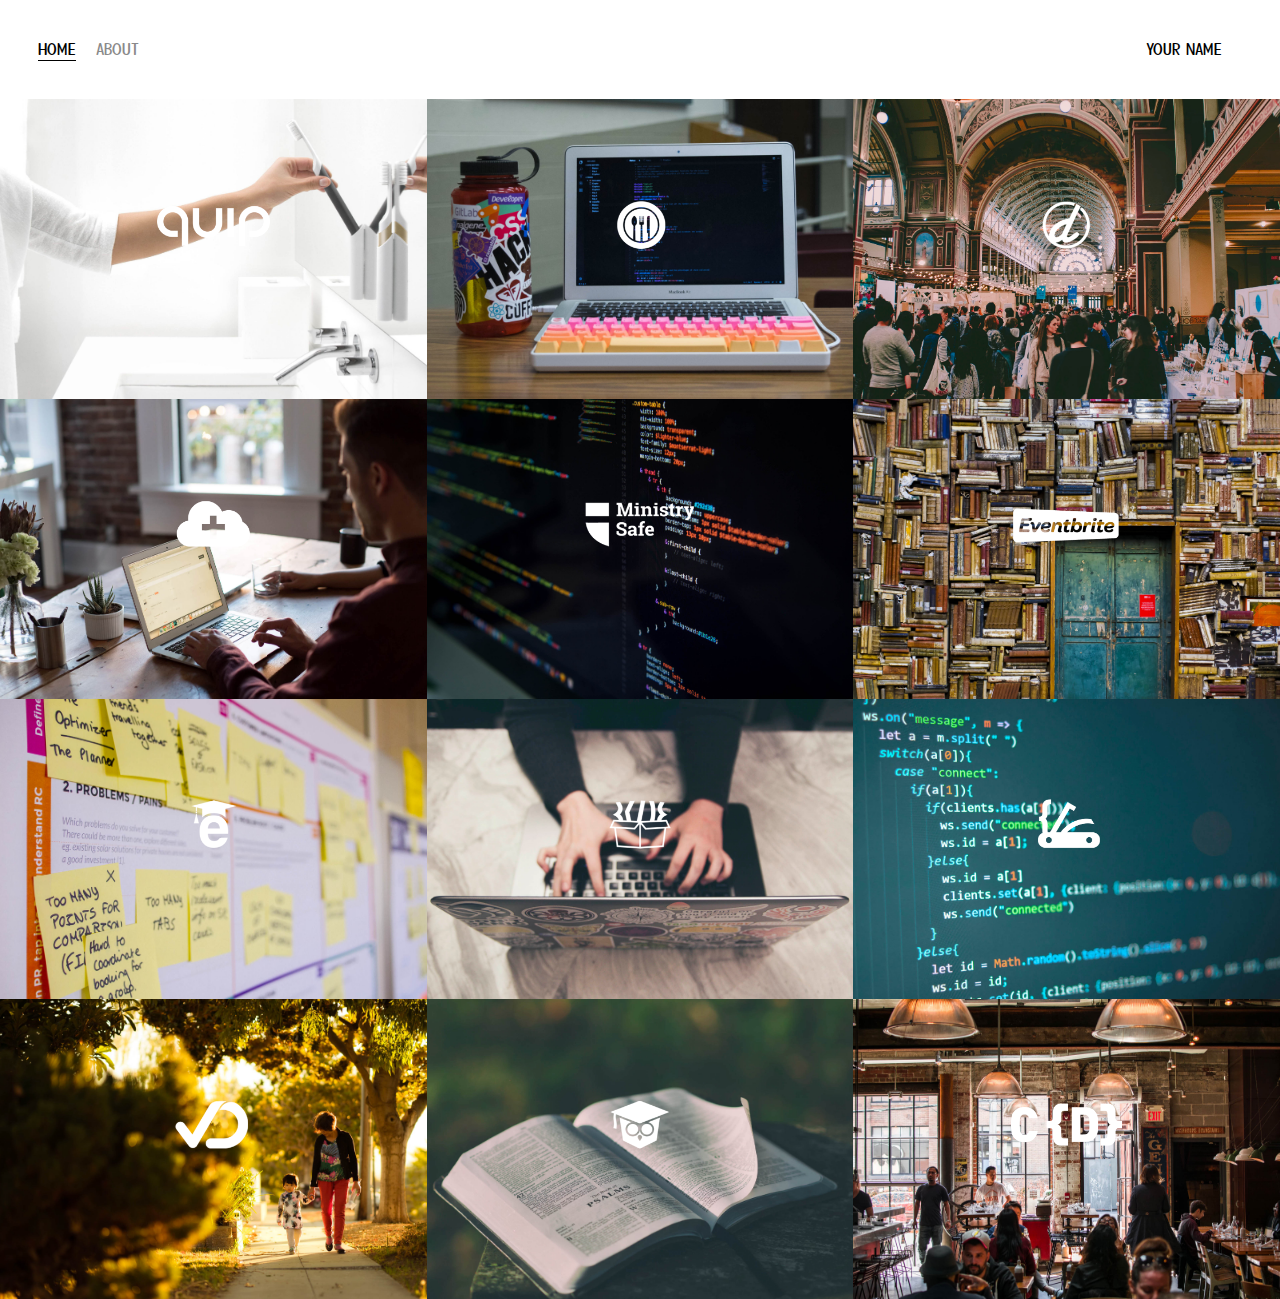
<file: webdev/index.html>
<!DOCTYPE html>
<html>
<head>
	<meta charset="utf-8" />
	<title>Page title</title>
	<link rel="preconnect" href="https://fonts.gstatic.com">
<link href="https://fonts.googleapis.com/css2?family=Yusei+Magic&display=swap" rel="stylesheet">
	<link rel="stylesheet" href="styles.css">
</head>
<body>
	<div class="container">
		<div class="nav-wrapper">
			<div class="left-side">
				<div class="navlink-wrapper active-nav-link">
					<a href="index.html">Home</a>
				</div>

				<div class="navlink-wrapper">
					<a href="about.html">About</a>
				</div>
			</div>

			<div class="left-side">
					<div class="brand">
						<div>YOUR NAME</div>
					</div>
			</div>
		</div>

		<div class="content-wrapper">
			<div class="portfolio-items-wrapper">
				<div class="portfolio-item-wrapper">
					<div class="portfolio-img-bg" style="background-image:url(images/portfolio1.jpg)">
					</div>

					<div class="img-text-wrapper">
						<div class="logo-wrapper">
							<img src="images/logos/quip.png">
						</div>

						<div class="subtitle">Description about your Work.
						</div>
					</div>
				</div>

			
				<div class="portfolio-item-wrapper">
					<div class="portfolio-img-bg" style="background-image:url(images/portfolio2.jpg)">
					</div>

					<div class="img-text-wrapper">
						<div class="logo-wrapper">
							<img src="images/logos/toastability.png">
						</div>

						<div class="subtitle">Description about your Work.
						</div>
					</div>
				</div>
				
			

			
				<div class="portfolio-item-wrapper">
					<div class="portfolio-img-bg" style="background-image:url(images/portfolio3.jpg)">
					</div>

					<div class="img-text-wrapper">
						<div class="logo-wrapper">
							<img src="images/logos/open-devos.png">
						</div>

						<div class="subtitle">Description about your Work.
						</div>
					</div>
				</div>
				
			

			
				<div class="portfolio-item-wrapper">
					<div class="portfolio-img-bg" style="background-image:url(images/portfolio4.jpg)">
					</div>

					<div class="img-text-wrapper">
						<div class="logo-wrapper">
							<img src="images/logos/shop-hacker.png">
						</div>

						<div class="subtitle">Description about your Work.
						</div>
					</div>
				</div>
				
			

			
				<div class="portfolio-item-wrapper">
					<div class="portfolio-img-bg" style="background-image:url(images/portfolio5.jpg)">
					</div>

					<div class="img-text-wrapper">
						<div class="logo-wrapper">
							<img src="images/logos/ministry-safe.png">
						</div>

						<div class="subtitle">Description about your Work.
						</div>
					</div>
				</div>
				
			

			
				<div class="portfolio-item-wrapper">
					<div class="portfolio-img-bg" style="background-image:url(images/portfolio6.jpg)">
					</div>

					<div class="img-text-wrapper">
						<div class="logo-wrapper">
							<img src="images/logos/eventbrite.png">
						</div>

						<div class="subtitle">Description about your Work.
						</div>
					</div>
				</div>
				
			

			
				<div class="portfolio-item-wrapper">
					<div class="portfolio-img-bg" style="background-image:url(images/portfolio7.jpg)">
					</div>

					<div class="img-text-wrapper">
						<div class="logo-wrapper">
							<img src="images/logos/edutechional.png">
						</div>

						<div class="subtitle">Description about your Work.
						</div>
					</div>
				</div>
				
			

			
				<div class="portfolio-item-wrapper">
					<div class="portfolio-img-bg" style="background-image:url(images/portfolio8.jpg)">
					</div>

					<div class="img-text-wrapper">
						<div class="logo-wrapper">
							<img src="images/logos/devtrunk.png">
						</div>

						<div class="subtitle">Description about your Work.
						</div>
					</div>
				</div>
				
			

			
				<div class="portfolio-item-wrapper">
					<div class="portfolio-img-bg" style="background-image:url(images/portfolio9.jpg)">
					</div>

					<div class="img-text-wrapper">
						<div class="logo-wrapper">
							<img src="images/logos/devcamp.png">
						</div>

						<div class="subtitle">Description about your Work.
						</div>
					</div>
				</div>
				
			

			
				<div class="portfolio-item-wrapper">
					<div class="portfolio-img-bg" style="background-image:url(images/portfolio10.jpg)">
					</div>

					<div class="img-text-wrapper">
						<div class="logo-wrapper">
							<img src="images/logos/dashtrack.png">
						</div>

						<div class="subtitle">Description about your Work.
						</div>
					</div>
				</div>
				
			

			
				<div class="portfolio-item-wrapper">
					<div class="portfolio-img-bg" style="background-image:url(images/portfolio11.jpg)">
					</div>

					<div class="img-text-wrapper">
						<div class="logo-wrapper">
							<img src="images/logos/dailysmarty.png">
						</div>

						<div class="subtitle">Description about your Work.
						</div>
					</div>
				</div>
				
			

			
				<div class="portfolio-item-wrapper">
					<div class="portfolio-img-bg" style="background-image:url(images/portfolio12.jpg)">
					</div>

					<div class="img-text-wrapper">
						<div class="logo-wrapper">
							<img src="images/logos/crondose.png">
						</div>

						<div class="subtitle">Description about your Work.
						</div>
					</div>
				</div>
				
			</div>
		</div>
	</div>
</body>
<script>
	const portfolioItems = document.querySelectorAll('.portfolio-item-wrapper')

	portfolioItems.forEach(portfolioItem => {
		portfolioItem.addEventListener('mouseover',() => {
			portfolioItem.childNodes[1].classList.add('img-darken');
		})

		portfolioItem.addEventListener('mouseout',() => {
			portfolioItem.childNodes[1].classList.remove('img-darken');
		})


	})	
</script>
</html>
</file>
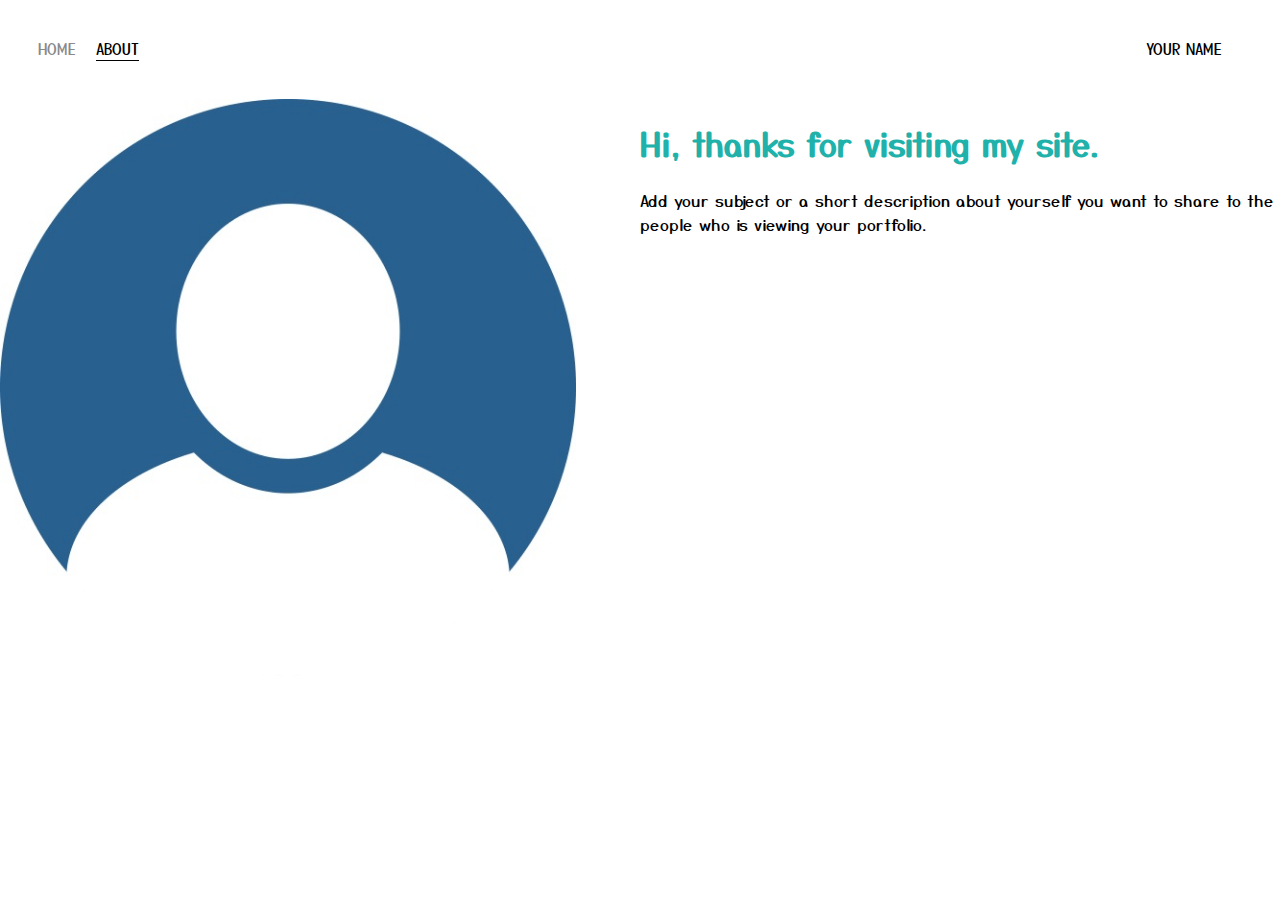
<file: webdev/about.html>
<!DOCTYPE html>
<html>
<head>
	<meta charset="utf-8" />
	<title>About</title>
	<link rel="preconnect" href="https://fonts.gstatic.com">
<link href="https://fonts.googleapis.com/css2?family=Yusei+Magic&display=swap" rel="stylesheet">
	<link rel="stylesheet" href="styles.css">
</head>
<body>
	<div class="container">
		<div class="nav-wrapper">
			<div class="left-side">
				<div class="navlink-wrapper">
					<a href="index.html">Home</a>
				</div>

				<div class="navlink-wrapper active-nav-link">
					<a href="about.html">About</a>
				</div>
			</div>

			<div class="left-side">
					<div class="brand">
						<div>YOUR NAME</div>
					</div>
			</div>
		</div>

		<div class="content-wrapper">
			<div class="two-column-wrapper">
				<div class="profile-image-wrapper">
					<img src="images/profile.jpg">
				</div>

				<div class="profile-content-wrapper">
					<h1>Hi, thanks for visiting my site.</h1>
					<p>
					Add your subject or a short description about yourself you want to share to the people who is viewing your portfolio.
					</p>
				</div>
			</div>
		</div>
	</div>
</body>

</html>
</file>
<file: webdev/styles.css>
/*Master Styles*/
body{
	font-family: "Yusei Magic", sans-serif;
	margin: 0px;
}

.container {
	display: grid;
	grid-template-columns: 1fr;
}

/*Nav Styles*/
.nav-wrapper {
	display: flex;
	justify-content: space-between;
	padding: 38px;
}

.left-side{
	display: flex;
}

.nav-wrapper > .left-side > div {
	margin-right: 20px;
	font-size: 0.9em;
	text-transform: uppercase;
}

.navlink-wrapper{
	height: 22px;
	border-bottom: 1px solid transparent;
	transition: border-bottom 0.5s;
}

.navlink-wrapper a{
	color: #8a8a8a;
	text-decoration: none;
	transition: color 0.5s;
}

.navlink-wrapper:hover {
	border-bottom: 1px solid black;
}

.navlink-wrapper a:hover {
	color: black;	
}

.active-nav-link {
	border-bottom: 1px solid black;
}

.active-nav-link a{
	color: black !important;
}

/*Portfolio Styles*/

.portfolio-items-wrapper {
	display: grid;
	grid-template-columns: 1fr 1fr 1fr;
}

.portfolio-item-wrapper {
	position: relative;
}

.portfolio-img-bg {
	height: 300px;
	width: 100%;
	background-size: cover;
	background-position: center;
	background-repeat: no-repeat;
}

.img-text-wrapper {
	position: absolute;
	top: 0;
	display: flex;
	flex-direction: column;
	justify-content: center;
	align-items: center;
	height: 100%;
	text-align: center;
	padding-left: 100px;
	padding-right: 100px;
}

.logo-wrapper img{
	width: 50%;
	margin-bottom: 20px;
}


.img-text-wrapper .subtitle {
	transition: 1s;
	font-weight: 600;
	color: transparent;
}


.img-text-wrapper:hover .subtitle {
	font-weight: 600;
	color: lightseagreen;
}

.img-darken {
	transition: 1s;
	filter: brightness(10%);
}

/*About page styles*/
.two-column-wrapper {
	display: grid;
	grid-template-columns: 1fr 1fr;
}

.profile-image-wrapper img{
	width: 90%
}

.profile-content-wrapper h1{
	color: lightseagreen;
}
</file>
